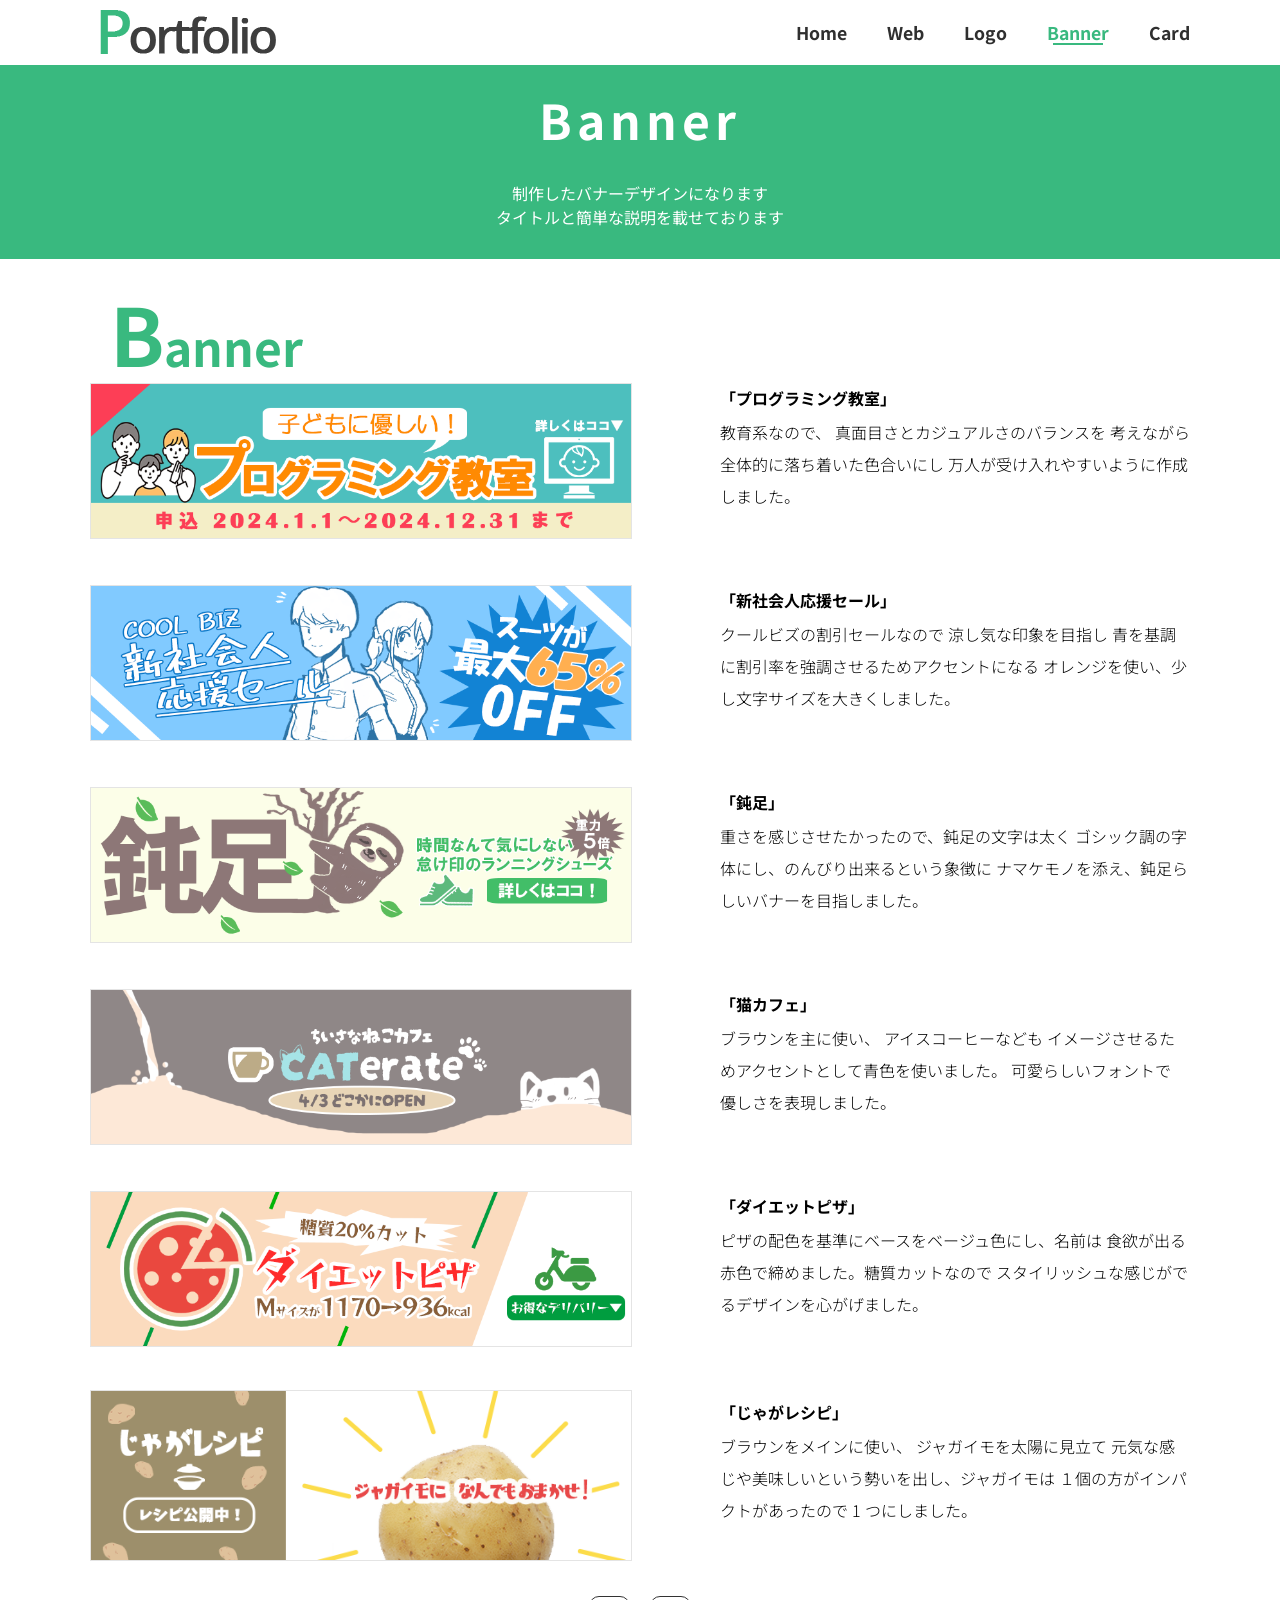
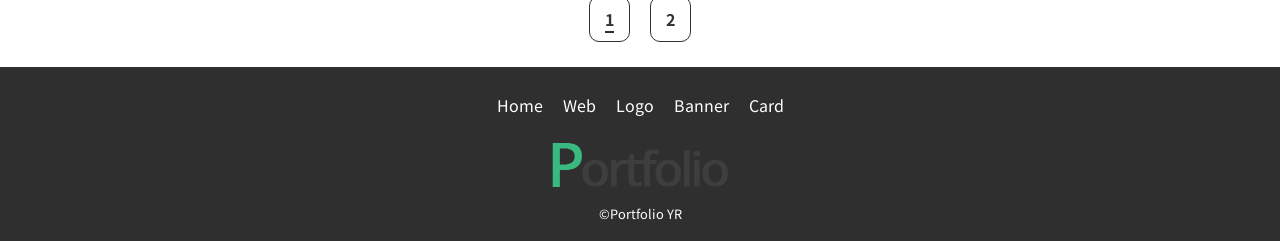
<file: banner.html>
<!DOCTYPE html>
<html lang="ja">
<head>
    <meta charset="UTF-8">
    <meta name="viewport" content="width=device-width, initial-scale=1.0">
    <title>Portfolio</title>
    <link rel="stylesheet" href="style.css">
    <link rel="stylesheet" href="slick.css">
    <link rel="stylesheet" href="slick-theme.css">
    <link rel="stylesheet" href="reset.css">
    <link rel="preconnect" href="https://fonts.googleapis.com">
    <link rel="preconnect" href="https://fonts.gstatic.com" crossorigin>
    <link href="https://fonts.googleapis.com/css2?family=Noto+Sans+JP:wght@100..900&display=swap" rel="stylesheet">

    <!--javascript-->
    <script src="https://ajax.googleapis.com/ajax/libs/jquery/3.6.0/jquery.min.js"></script>
    <script src="slick.min.js"></script>
    <script src="animation.js"></script>
</head>

<body>
    <header id="header">
        <div class="wrapper">
            <a href="index.html"><img src="images/headerlogo.png" alt=""></a>
            
            <nav id="pcnavi">
                <ul>
                    <li><a href="index.html">Home</a></li>
                    <li><a href="web.html">Web</a></li>
                    <li><a href="logo.html">Logo</a></li>
                    <li class="current"><a href="banner.html">Banner</a></li>
                    <li><a href="card.html">Card</a></li>
                </ul>
            </nav>



            <div id="navArea">
                <nav class="spnav">
                  <div class="inner">
                    <ul>
                        <li><a href="index.html">Home</a></li>
                        <li><a href="web.html">Web</a></li>
                        <li><a href="logo.html">Logo</a></li>
                        <li><a href="banner.html">Banner</a></li>
                        <li><a href="card.html">Card</a></li>
                    </ul>
                  </div>
                </nav>
              
                <div class="toggle_btn">
                  <span></span>
                  <span></span>
                  <span></span>
                </div>
              
                <div id="mask"></div>
              
              </div>
        
        </div><!--wrapper-->
    </header>

    <section id="webdesign">
        <div class="wrapper">
            <div class="navi-title">
                <h2 class="section-title">Banner</h2>
                <p>制作したバナーデザインになります<br>
                    タイトルと簡単な説明を載せております</p>

            </div><!--navi-title-->
        </div><!--wrapper-->
    </section>

    <section id="content">
        <div class="wrapper">
           <h1 class="site-title"><span class="big">B</span>anner</h1>
        </div>
    </section>

    <section id="banner-content">
        <div class="wrapper">
            <div class="banner-flex1">
              <img src="images/banner/kidsprogramig.png" alt="">

                <div class="banner-pbox">
                    <h3>「プログラミング教室」</h3>
                   <p>教育系なので、 真面目さとカジュアルさのバランスを
                    考えながら全体的に落ち着いた色合いにし
                     万人が受け入れやすいように作成しました。</p>
                </div>
            </div>


              <div class="banner-flex1">
                <img src="images/banner/coolbiz.png" alt="">
  
                  <div class="banner-pbox">
                      <h3>「新社会人応援セール」</h3>
                     <p>クールビズの割引セールなので 涼し気な印象を目指し
                        青を基調に割引率を強調させるためアクセントになる
                        オレンジを使い、少し文字サイズを大きくしました。</p>
                  </div>
              </div>

              <div class="banner-flex1">
                <img src="images/banner/shoes.png" alt="">
  
                  <div class="banner-pbox">
                      <h3>「鈍足」</h3>
                     <p>重さを感じさせたかったので、鈍足の文字は太く
                        ゴシック調の字体にし、のんびり出来るという象徴に
                        ナマケモノを添え、鈍足らしいバナーを目指しました。</p>
                  </div>
              </div>

              <div class="banner-flex1">
                <img src="images/banner/猫カフェ.png" alt="">
  
                  <div class="banner-pbox">
                      <h3>「猫カフェ」</h3>
                     <p> ブラウンを主に使い、 アイスコーヒーなども
                        イメージさせるためアクセントとして青色を使いました。
                        可愛らしいフォントで 優しさを表現しました。</p>
                  </div>
              </div>

              <div class="banner-flex1">
                <img src="images/banner/piza.png" alt="">
  
                  <div class="banner-pbox">
                      <h3>「ダイエットピザ」</h3>
                     <p>ピザの配色を基準にベースをベージュ色にし、名前は
                        食欲が出る赤色で締めました。糖質カットなので
                        スタイリッシュな感じがでるデザインを心がげました。</p>
                  </div>
              </div>

              <div class="banner-flex1">
                <img src="images/banner/じゃがレシピ.png" alt="">
  
                  <div class="banner-pbox">
                      <h3>「じゃがレシピ」</h3>
                     <p>ブラウンをメインに使い、 ジャガイモを太陽に見立て
                        元気な感じや美味しいという勢いを出し、ジャガイモは
                        １個の方がインパクトがあったので 1 つにしました。</p>
                  </div>
              </div>

              <div class="page-trans">
                <ul>
                    <li><a href="banner.html"><span class="pagenow">1</span></a></li>
                    <li><a href="banner2.html">2</a></li>
                </ul>
              </div>

        </div>
    </section>






























    <footer id="footer">
        <div class="wrapper">
            <div class="ftnav">
                <ul class="footer-navi">
                    <li><a href="index.html">Home</a></li>
                    <li><a href="web.html">Web</a></li>
                    <li><a href="logo.html">Logo</a></li>
                    <li><a href="banner.html">Banner</a></li>
                    <li><a href="card.html">Card</a></li>
                </ul>
            </div>

            <div>
                <a href="index.html"><img src="images/headerlogo.png" alt=""></a>
            </div>

            <p class="copy">&copy;Portfolio YR</p>
        </div><!--wrapper-->
    </footer>




</body>
</html>
</file>
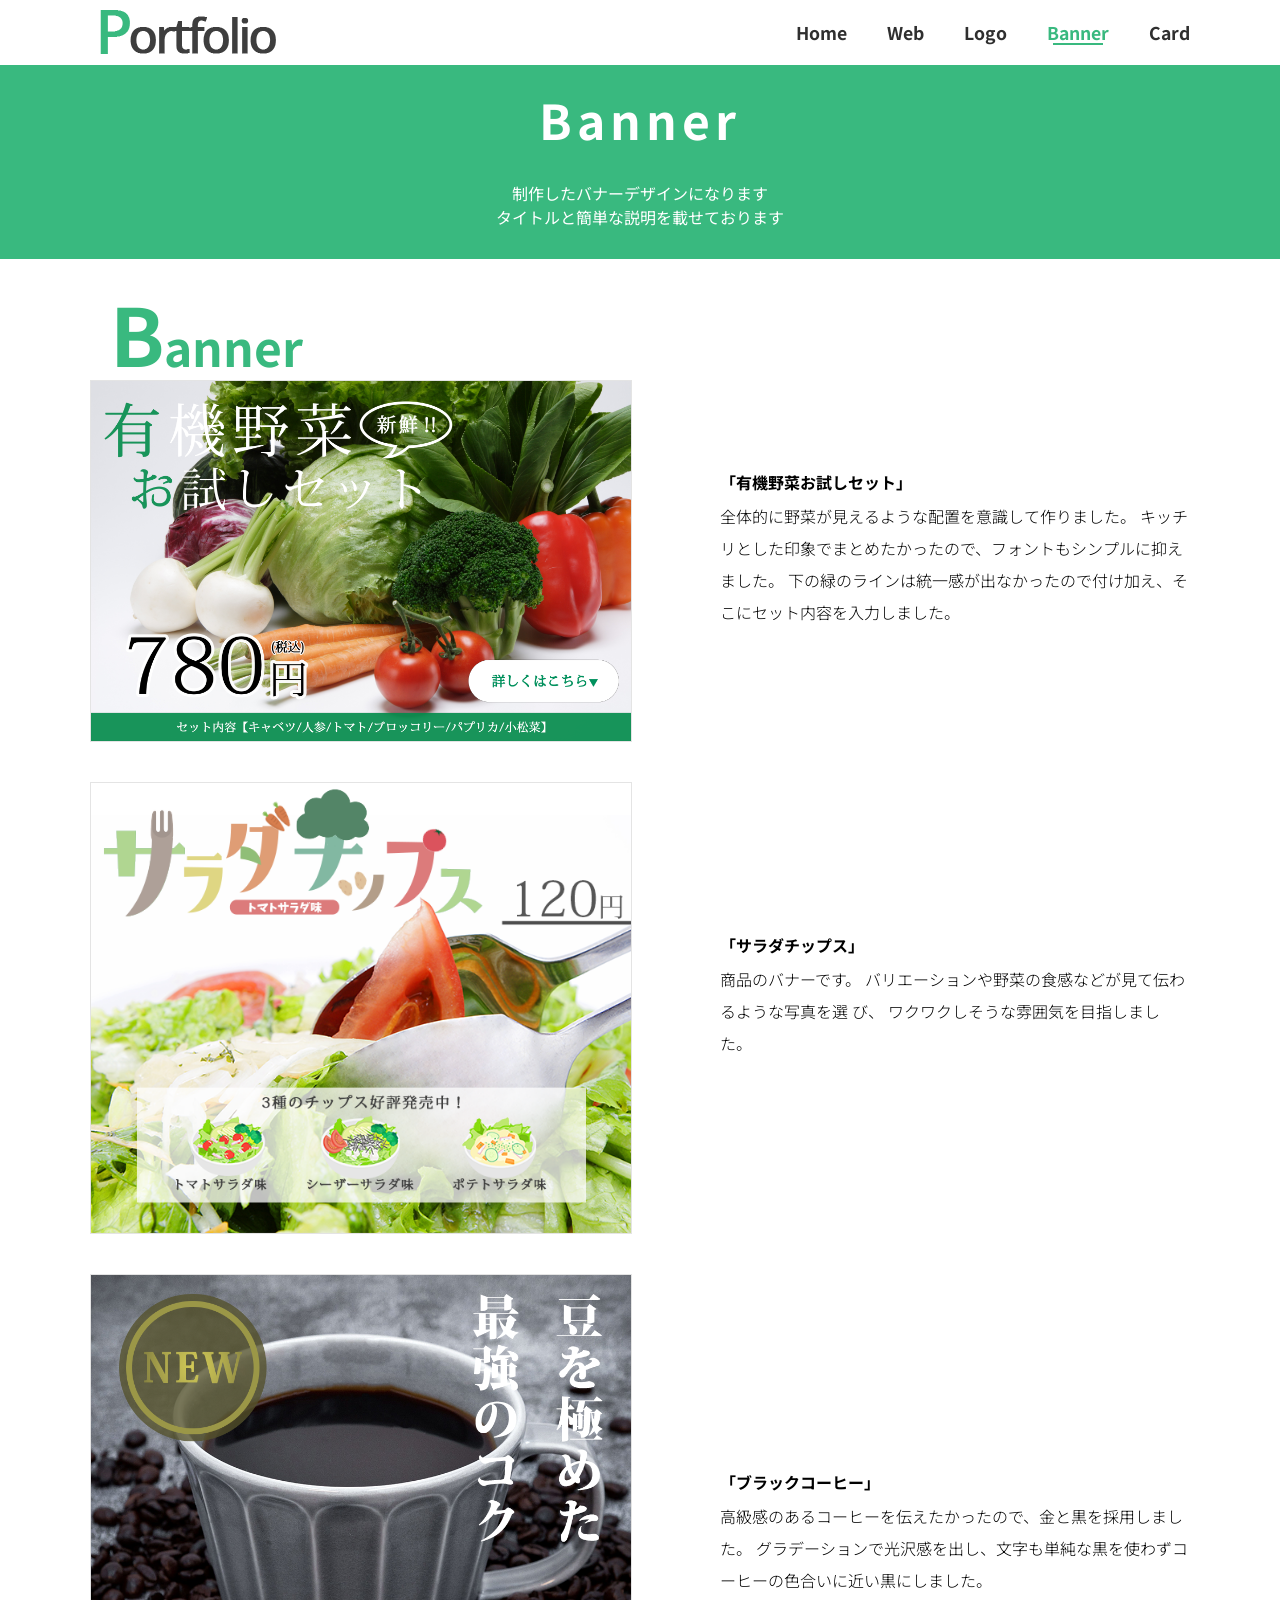
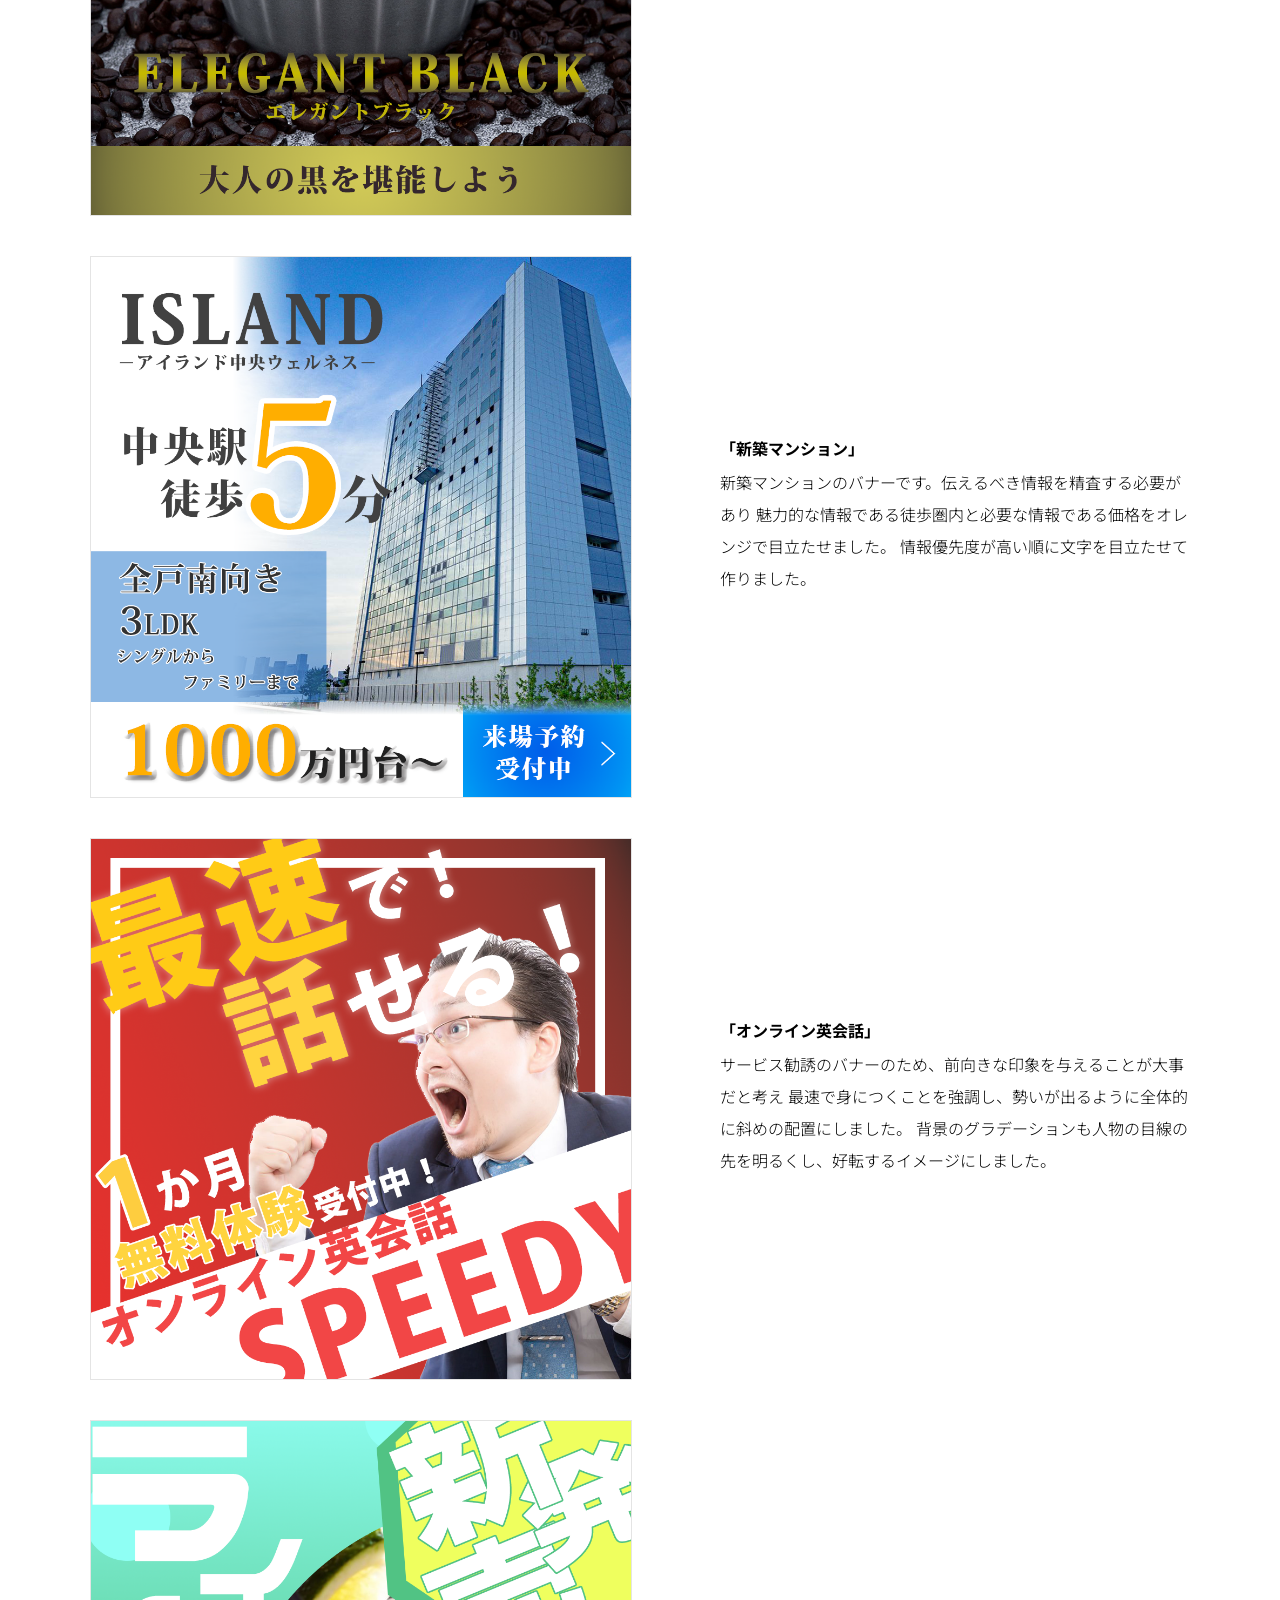
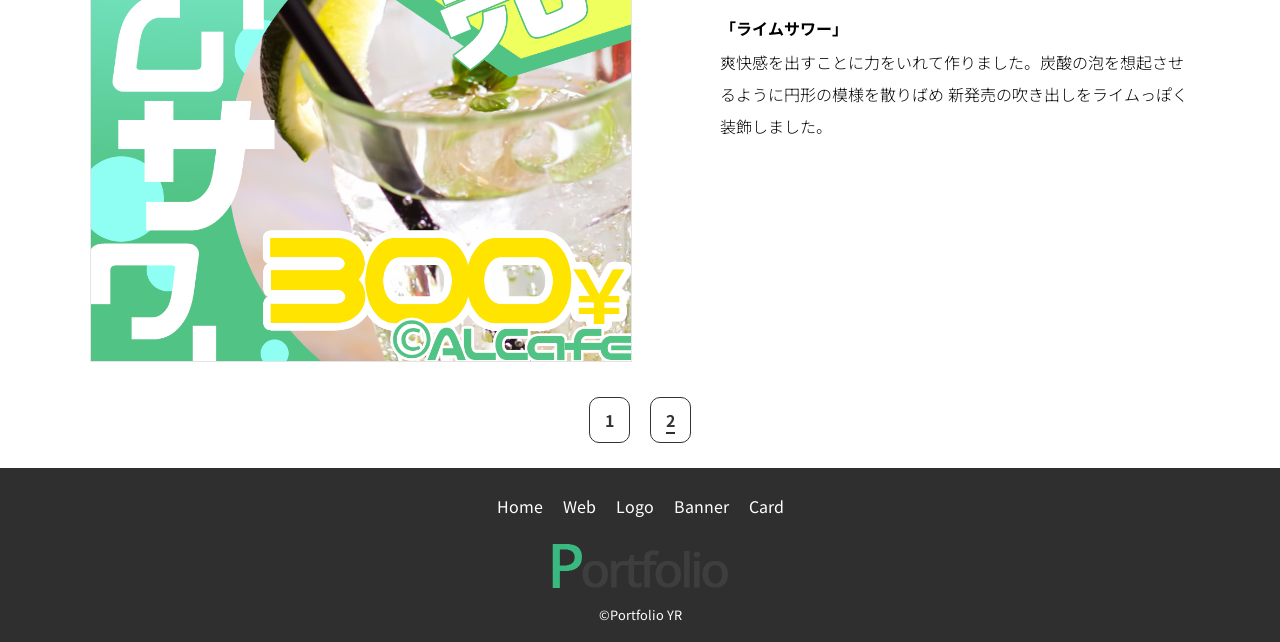
<file: banner2.html>
<!DOCTYPE html>
<html lang="ja">
<head>
    <meta charset="UTF-8">
    <meta name="viewport" content="width=device-width, initial-scale=1.0">
    <title>Portfolio</title>
    <link rel="stylesheet" href="style.css">
    <link rel="stylesheet" href="slick.css">
    <link rel="stylesheet" href="slick-theme.css">
    <link rel="stylesheet" href="reset.css">
    <link rel="preconnect" href="https://fonts.googleapis.com">
    <link rel="preconnect" href="https://fonts.gstatic.com" crossorigin>
    <link href="https://fonts.googleapis.com/css2?family=Noto+Sans+JP:wght@100..900&display=swap" rel="stylesheet">

    <!--javascript-->
    <script src="https://ajax.googleapis.com/ajax/libs/jquery/3.6.0/jquery.min.js"></script>
    <script src="slick.min.js"></script>
    <script src="animation.js"></script>
</head>

<body>
    <header id="header">
        <div class="wrapper">
            <a href="index.html"><img src="images/headerlogo.png" alt=""></a>
            
            <nav id="pcnavi">
                <ul>
                    <li><a href="index.html">Home</a></li>
                    <li><a href="web.html">Web</a></li>
                    <li><a href="logo.html">Logo</a></li>
                    <li class="current"><a href="banner.html">Banner</a></li>
                    <li><a href="card.html">Card</a></li>
                </ul>
            </nav>



            <div id="navArea">
                <nav class="spnav">
                  <div class="inner">
                    <ul>
                        <li><a href="index.html">Home</a></li>
                        <li><a href="web.html">Web</a></li>
                        <li><a href="logo.html">Logo</a></li>
                        <li><a href="banner.html">Banner</a></li>
                        <li><a href="card.html">Card</a></li>
                    </ul>
                  </div>
                </nav>
              
                <div class="toggle_btn">
                  <span></span>
                  <span></span>
                  <span></span>
                </div>
              
                <div id="mask"></div>
              
              </div>
        
        </div><!--wrapper-->
    </header>

    <section id="webdesign">
        <div class="wrapper">
            <div class="navi-title">
                <h2 class="section-title">Banner</h2>
                <p>制作したバナーデザインになります<br>
                タイトルと簡単な説明を載せております</p>

            </div><!--navi-title-->
        </div><!--wrapper-->
    </section>

    <section id="content">
        <div class="wrapper">
           <h1 class="site-title"><span class="big">B</span>anner</h1>
        </div>
    </section>

    <section id="banner-content">
        <div class="wrapper">
            <div class="banner-flex1">
              <img src="images/banner/有機野菜セット.png" alt="">

                <div class="banner-pbox">
                    <h3>「有機野菜お試しセット」</h3>
                   <p>全体的に野菜が見えるような配置を意識して作りました。 キッチリとした印象でまとめたかったので、フォントもシンプルに抑えました。
                    下の緑のラインは統一感が出なかったので付け加え、そこにセット内容を入力しました。</p>
                </div>
            </div>


              <div class="banner-flex1">
                <img src="images/banner/トマトサラダチップス.png" alt="">
  
                  <div class="banner-pbox">
                      <h3>「サラダチップス」</h3>
                     <p>商品のバナーです。 バリエーションや野菜の食感などが見て伝わるような写真を選
                        び、 ワクワクしそうな雰囲気を目指しました。</p>
                  </div>
              </div>

              <div class="banner-flex1">
                <img src="images/banner/正方形コーヒー.png" alt="">
  
                  <div class="banner-pbox">
                      <h3>「ブラックコーヒー」</h3>
                     <p>高級感のあるコーヒーを伝えたかったので、金と黒を採用しました。
                        グラデーションで光沢感を出し、文字も単純な黒を使わずコーヒーの色合いに近い黒にしました。
                     </p>
                  </div>
              </div>

              <div class="banner-flex1">
                <img src="images/banner/正方形マンション.png" alt="">
  
                  <div class="banner-pbox">
                      <h3>「新築マンション」</h3>
                     <p>新築マンションのバナーです。伝えるべき情報を精査する必要があり
                        魅力的な情報である徒歩圏内と必要な情報である価格をオレンジで目立たせました。
                        情報優先度が高い順に文字を目立たせて作りました。
                     </p>
                  </div>
              </div>

              <div class="banner-flex1">
                <img src="images/banner/正方形英会話.png" alt="">
  
                  <div class="banner-pbox">
                      <h3>「オンライン英会話」</h3>
                     <p>サービス勧誘のバナーのため、前向きな印象を与えることが大事だと考え
                        最速で身につくことを強調し、勢いが出るように全体的に斜めの配置にしました。
                        背景のグラデーションも人物の目線の先を明るくし、好転するイメージにしました。
                     </p>
                  </div>
              </div>

              <div class="banner-flex1">
                <img src="images/banner/正方形ライムサワー.png" alt="">
  
                  <div class="banner-pbox">
                      <h3>「ライムサワー」</h3>
                     <p>爽快感を出すことに力をいれて作りました。炭酸の泡を想起させるように円形の模様を散りばめ
                        新発売の吹き出しをライムっぽく装飾しました。
                     </p>
                  </div>
              </div>

              <div class="page-trans">
                <ul>
                    <li><a href="banner.html">1</a></li>
                    <li><a href="banner2.html"><span class="pagenow">2</span></a></li>
                </ul>
              </div>

        </div>
    </section>






























    <footer id="footer">
        <div class="wrapper">
            <div class="ftnav">
                <ul class="footer-navi">
                    <li><a href="index.html">Home</a></li>
                    <li><a href="web.html">Web</a></li>
                    <li><a href="logo.html">Logo</a></li>
                    <li><a href="banner.html">Banner</a></li>
                    <li><a href="card.html">Card</a></li>
                </ul>
            </div>

            <div>
                <a href="index.html"><img src="images/headerlogo.png" alt=""></a>
            </div>

            <p class="copy">&copy;Portfolio YR</p>
        </div><!--wrapper-->
    </footer>




</body>
</html>
</file>
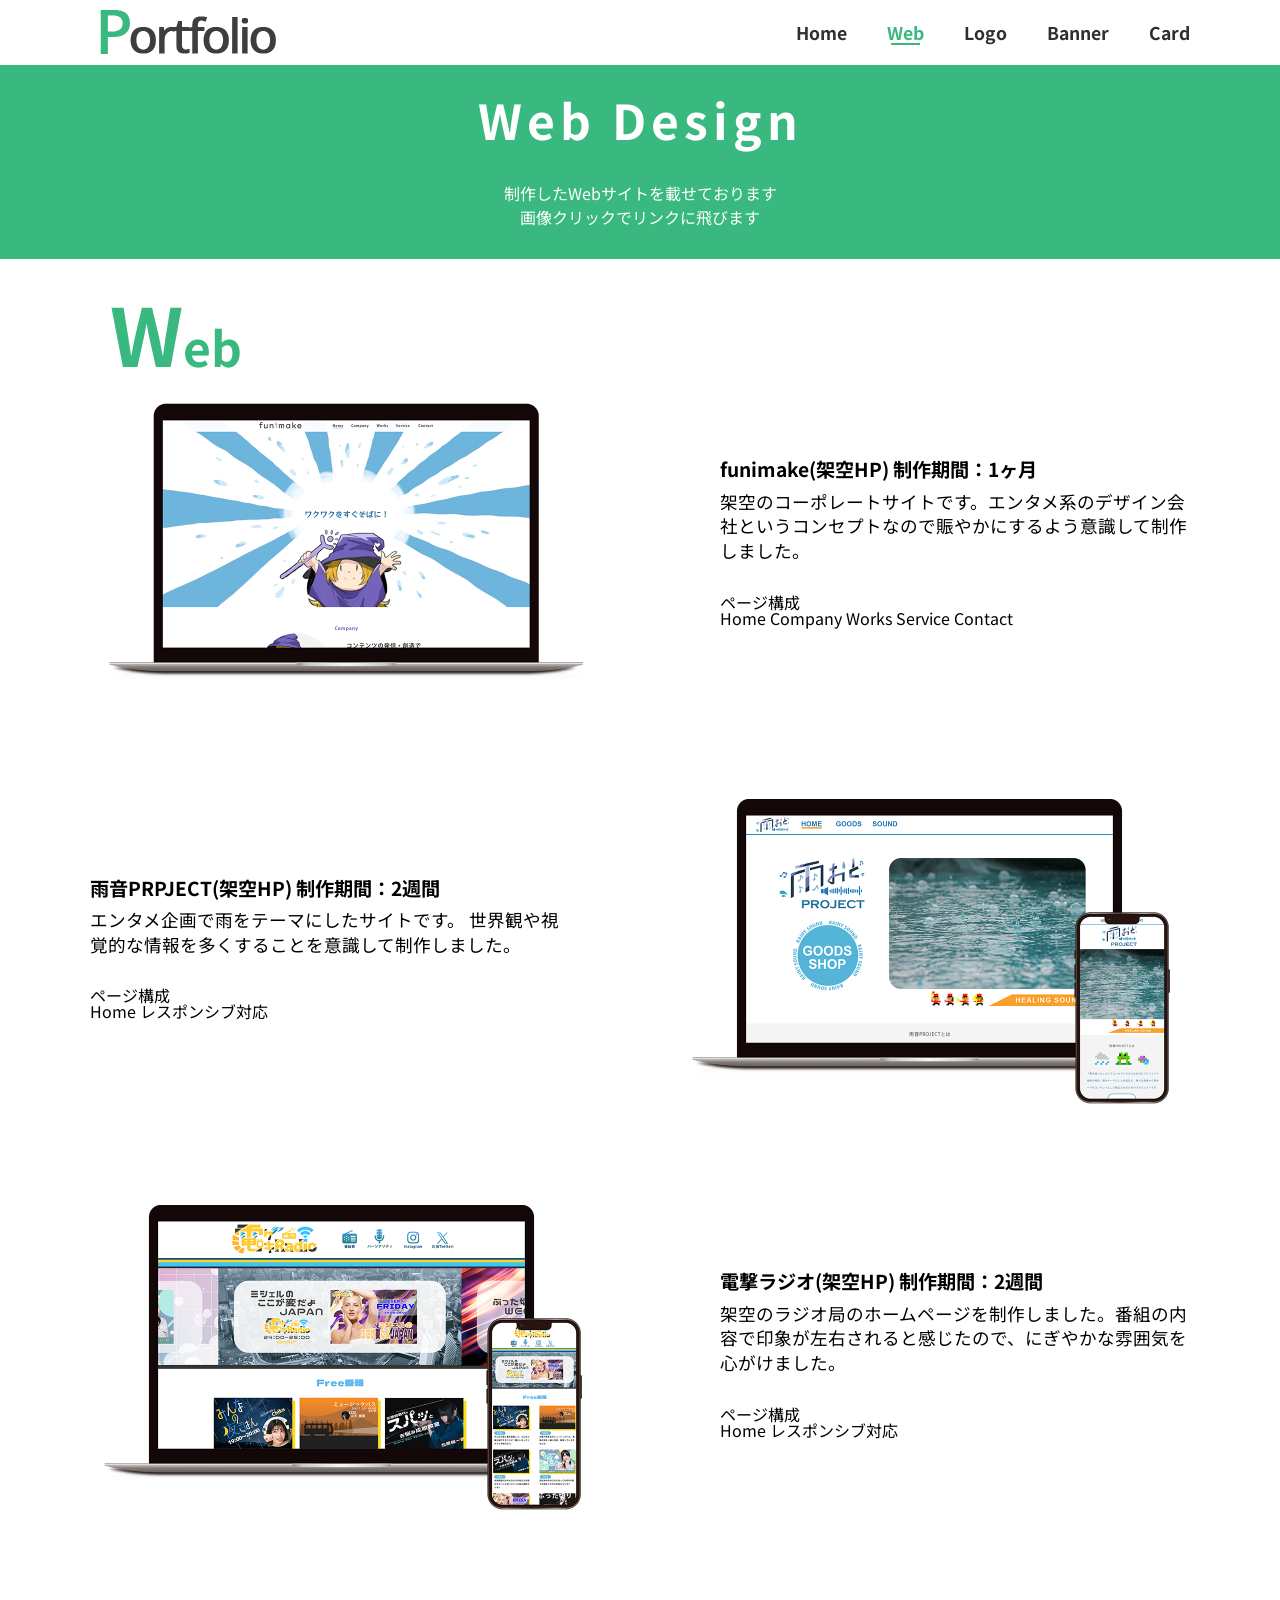
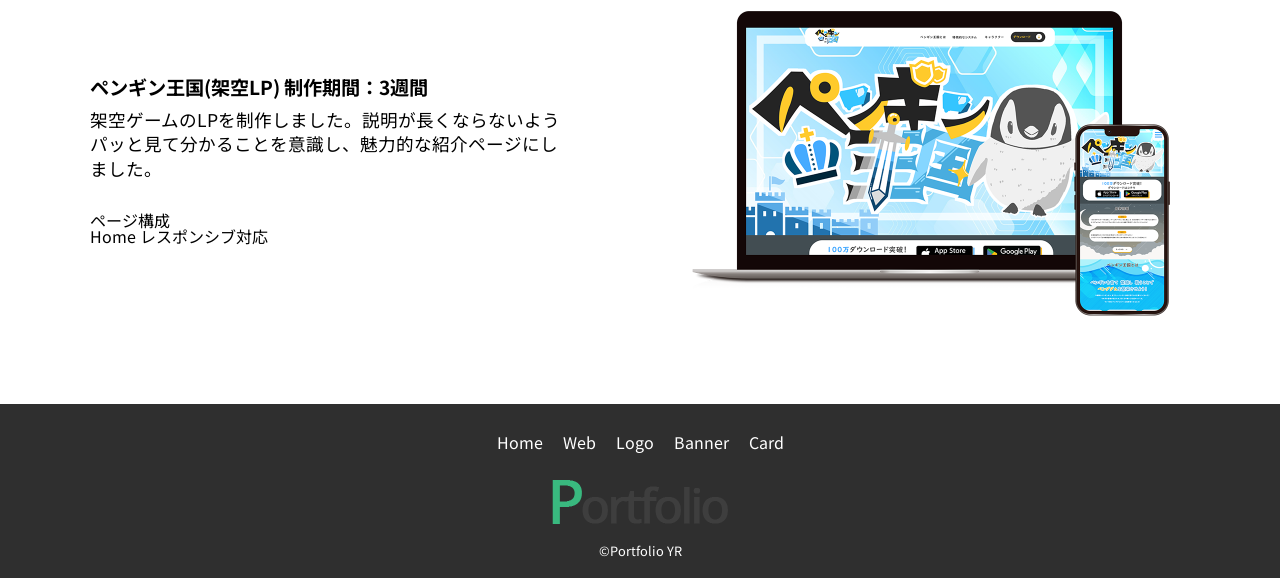
<file: web.html>
<!DOCTYPE html>
<html lang="ja">
<head>
    <meta charset="UTF-8">
    <meta name="viewport" content="width=device-width, initial-scale=1.0">
    <title>Portfolio</title>
    <link rel="stylesheet" href="style.css">
    <link rel="stylesheet" href="slick.css">
    <link rel="stylesheet" href="slick-theme.css">
    <link rel="stylesheet" href="reset.css">
    <link rel="preconnect" href="https://fonts.googleapis.com">
    <link rel="preconnect" href="https://fonts.gstatic.com" crossorigin>
    <link href="https://fonts.googleapis.com/css2?family=Noto+Sans+JP:wght@100..900&display=swap" rel="stylesheet">

    <!--javascript-->
    <script src="https://ajax.googleapis.com/ajax/libs/jquery/3.6.0/jquery.min.js"></script>
    <script src="slick.min.js"></script>
    <script src="animation.js"></script>
</head>

<body>
    <header id="header">
        <div class="wrapper">
            <a href="index.html"><img src="images/headerlogo.png" alt=""></a>
            
            <nav id="pcnavi">
                <ul>
                    <li><a href="index.html">Home</a></li>
                    <li  class="current"><a href="web.html">Web</a></li>
                    <li><a href="logo.html">Logo</a></li>
                    <li><a href="banner.html">Banner</a></li>
                    <li><a href="card.html">Card</a></li>
                </ul>
            </nav>



            <div id="navArea">
                <nav class="spnav">
                  <div class="inner">
                    <ul>
                        <li><a href="index.html">Home</a></li>
                        <li><a href="web.html">Web</a></li>
                        <li><a href="logo.html">Logo</a></li>
                        <li><a href="banner.html">Banner</a></li>
                        <li><a href="card.html">Card</a></li>
                    </ul>
                  </div>
                </nav>
              
                <div class="toggle_btn">
                  <span></span>
                  <span></span>
                  <span></span>
                </div>
              
                <div id="mask"></div>
              
              </div>
        
        </div><!--wrapper-->
    </header>

    <section id="webdesign">
        <div class="wrapper">
            <div class="navi-title">
                <h2 class="section-title">Web Design</h2>
                <p>制作したWebサイトを載せております<br>
                    画像クリックでリンクに飛びます</p>
            </div><!--navi-title-->
        </div><!--wrapper-->
    </section>

    <section id="content">
        <div class="wrapper">
           <h1 class="site-title"><span class="big">W</span>eb</h1>
        </div>
    </section>

    <section id="website">
        <div class="wrapper">
            <div class="siteflex">
                <div class="bgUD"><a href="https://ysng239.github.io/"><span class="mask"><img src="images/funimakepc.png" alt=""><span class="cap">リンクへ⇁</span></span></a></div>

                <div class="site-detail">
                    <h3 class="sitename">funimake(架空HP) 制作期間：1ヶ月</h3>

                    <div class="pbox">
                    <p>架空のコーポレートサイトです。エンタメ系のデザイン会社というコンセプトなので賑やかにするよう意識して制作しました。</p>
                    </div>

                    <div class="pagebox">
                        <p>ページ構成</p>
                        <p>Home Company Works Service Contact</p>
                    </div>
                </div>
            </div><!--siteflex-->

            <div class="siteflex2">
                <div class="site-detail">
                    <h3 class="sitename">雨音PRPJECT(架空HP) 制作期間：2週間</h3>

                    <div class="pbox">
                    <p>エンタメ企画で雨をテーマにしたサイトです。 世界観や視覚的な情報を多くすることを意識して制作しました。</p>
                    </div>

                    <div class="pagebox">
                        <p>ページ構成</p>
                        <p>Home レスポンシブ対応</p>
                    </div>
                </div>

                <div class="bgUD"><a href="https://ysng239.github.io/ampro.github.io/"><span class="mask"><img src="images/amaotopc.png" alt=""><span class="cap">リンクへ⇁</span></span></a></div>

            </div><!--siteflex2-->

            <div class="siteflex">
                <div class="bgUD"><a href="https://ysng239.github.io/radio.github.io/"><span class="mask"><img src="images/radiopc.png" alt=""><span class="cap">リンクへ⇁</span></span></a></div>

                <div class="site-detail">
                    <h3 class="sitename">電撃ラジオ(架空HP) 制作期間：2週間</h3>

                    <div class="pbox">
                    <p>架空のラジオ局のホームページを制作しました。番組の内容で印象が左右されると感じたので、にぎやかな雰囲気を心がけました。</p>
                    </div>

                    <div class="pagebox">
                        <p>ページ構成</p>
                        <p>Home レスポンシブ対応</p>
                    </div>
                </div>
            </div><!--siteflex-->

            <div class="siteflex2">
                <div class="site-detail">
                    <h3 class="sitename">ペンギン王国(架空LP) 制作期間：3週間</h3>

                    <div class="pbox">
                    <p>架空ゲームのLPを制作しました。説明が長くならないようパッと見て分かることを意識し、魅力的な紹介ページにしました。</p>
                    </div>

                    <div class="pagebox">
                        <p>ページ構成</p>
                        <p>Home レスポンシブ対応</p>
                    </div>
                </div>

                <div class="bgUD"><a href="https://ysng239.github.io/pengdom.github.io/"><span class="mask"><img src="images/pengdompc.png" alt=""><span class="cap">リンクへ⇁</span></span></a></div>

            </div><!--siteflex2-->

        </div>
    </section>






























    <footer id="footer">
        <div class="wrapper">
            <div class="ftnav">
                <ul class="footer-navi">
                    <li><a href="index.html">Home</a></li>
                    <li><a href="web.html">Web</a></li>
                    <li><a href="logo.html">Logo</a></li>
                    <li><a href="banner.html">Banner</a></li>
                    <li><a href="card.html">Card</a></li>
                </ul>
            </div>

            <div>
                <a href="index.html"><img src="images/headerlogo.png" alt=""></a>
            </div>

            <p class="copy">&copy;Portfolio YR</p>
        </div><!--wrapper-->
    </footer>




</body>
</html>
</file>
<file: style.css>
@charset "utf-8";

html {
    font-size: 100%;
}
body {
    font-family: "Noto Sans JP", serif;
}
img {
    max-width: 100%;
}

.site-title {
    width: 100px;
    line-height: 1px;
    padding: 3px 0 3px 20px;
}
.section-title {
    font-size: 2rem;
    text-align: center;
    margin-bottom: 60px;
}
li {
    list-style: none;
}
a {
    color: #2f2f2f;
    text-decoration: none;
}
.wrapper {
    max-width: 1100px;
}
.site-title {
    font-size: 3rem;
    color: #39b97f;
}
.section-title {
    font-size: 3rem;
    margin-bottom: 5px;
    letter-spacing: 5px;
}
.big {
    font-size: 5rem;
}

/*header-------------------------------------------------------------------*/
#header {
    width: 100%; /* 幅いっぱいを指定 */
    background-color: #fff;
    padding: 10px 0;
    position: fixed; /* ウィンドウを基準に画面に固定 */
    top: 0; /* 上下の固定位置を上から0pxにする */
    left: 0; /* 左右の固定位置を左から0pxにする */
    z-index: 9999;
}
#header .wrapper {
    margin: 0 auto;
    display: flex;
    justify-content: space-between;
    align-items: center;
}
#header a img {
    padding: 0 10px;
}
#header #pcnavi ul {
    display: flex;
}
#header #pcnavi  ul li {
    padding: 0 20px;
}
#header #pcnavi  ul li:last-child {
    padding-right: 0;
}
#header #pcnavi ul li a {
    font-size: 1.1rem;
    font-weight: bold;
}

#pcnavi ul li a{
    /*線の基点とするためrelativeを指定*/
	position: relative;
}

#pcnavi ul li.current a,
#pcnavi ul li a:hover{
	color: #39b97f;
}

#pcnavi ul li a::after {
    content: '';
    /*絶対配置で線の位置を決める*/
    position: absolute;
    bottom: 0;
    left: 10%;
    /*線の形状*/
    width: 80%;
    height: 2px;
    background: #39b97f;
    /*アニメーションの指定*/
    transition: all .3s;
    transform: scale(0, 1);/*X方向0、Y方向1*/
    transform-origin: center top;/*上部中央基点*/
}

/*現在地とhoverの設定*/
#pcnavi ul li.current a::after,
#pcnavi ul li a:hover::after {
    transform: scale(1, 1);/*X方向にスケール拡大*/
}


/*ハンバーガーメニュー------------------------------------------------*/
 .spnav {
    display: block;
    position: fixed;
    top: 0;
    left: -300px;
    bottom: 0;
    width: 300px;
    background: #353535;
    overflow-x: hidden;
    overflow-y: auto;
    -webkit-overflow-scrolling: touch;
    transition: all .5s;
    z-index: 3;
    opacity: 0;
  }
  .open .spnav {
    left: 0;
    opacity: 1;
  }
  .spnav .inner {
    padding: 25px;
  }
  .spnav .inner ul {
    list-style: none;
    margin: 0;
    padding: 0;
  }
  .spnav .inner ul li {
    position: relative;
    margin: 0;
    border-bottom: 1px solid #ffffff;
  }
  .spnav .inner ul li a {
    display: block;
    color: #fff;
    font-size: 1.1rem;
    padding: 1em;
    text-decoration: none;
    transition-duration: 0.2s;
  }
  .spnav .inner ul li a:hover {
    background: #e4e4e4;
  }
  @media screen and (max-width: 767px) {
    .spnav {
      left: -220px;
      width: 220px;
    }
    #pcnavi {
        display: none;
    }
  }
  @media screen and (min-width:768px) {
    #navArea {
        display: none;
    }
  }
  /*============
  .toggle_btn
  =============*/
  .toggle_btn {
    display: block;
    position: fixed;
    top: 20px;
    right: 20px;
    width: 30px;
    height: 30px;
    transition: all .5s;
    cursor: pointer;
    z-index: 3;
  }
  .toggle_btn span {
    display: block;
    position: absolute;
    left: 0;
    width: 30px;
    height: 2px;
    background-color: #39b97f;
    border-radius: 4px;
    transition: all .5s;
  }
  .toggle_btn span:nth-child(1) {
    top: 4px;
  }
  .toggle_btn span:nth-child(2) {
    top: 14px;
  }
  .toggle_btn span:nth-child(3) {
    bottom: 4px;
  }
  .open .toggle_btn span {
    background-color: #39b97f;
  }
  .open .toggle_btn span:nth-child(1) {
    -webkit-transform: translateY(10px) rotate(-315deg);
    transform: translateY(10px) rotate(-315deg);
  }
  .open .toggle_btn span:nth-child(2) {
    opacity: 0;
  }
  .open .toggle_btn span:nth-child(3) {
    -webkit-transform: translateY(-10px) rotate(315deg);
    transform: translateY(-10px) rotate(315deg);
  }
  /*============
  #mask
  =============*/
  #mask {
    display: none;
    transition: all .5s;
  }
  .open #mask {
    display: block;
    position: fixed;
    top: 0;
    left: 0;
    width: 100%;
    height: 100%;
    background: #000000;
    opacity: .8;
    z-index: 2;
    cursor: pointer;
  }

/*home------------------------------------------------------------------*/

#mainvisual{
    /*描画されるテキストを中央寄せにする*/
        padding-top: 65px;
        justify-content: center;
        align-items: center;
    }
    
    #particle{
        width:100%;
        height: 100vh;
        vertical-align: bottom;/*canvasタグ下に余白が生まれるのを防ぐ*/
    }

    html,body{
        height: 100%;/*高さを100%にして描画エリアをとる*/
    }
    
    #particles-js{ 
        position:fixed;/*描画固定*/
        z-index:-1;/*描画を一番下に*/
        width: 100%;
        height: 100%;
        background-color:#f3f3f3;/*背景色*/
    }
    
    #wrapper{
        position: relative;/*描画を#particles-jsよりも上にするためposition:relative;を指定*/
        z-index: 1;/*z-indexの数字を大きくすることで描画を#particles-jsよりも上に*/
        width:100%;
        height: 100%;
    }

#policy {
    height: 50vh;
}
#policy .wrapper {
    margin: 0 auto;
    text-align: center;
    background-color: rgba(255, 255, 255, 0.37);
    padding: 40px 0;
}
#policy .wrapper p {
    line-height: 2;
}

#skill-content {
    height: 50vh;
    padding-bottom: 100px;
}

#skill-content .wrapper {
    margin: 0 auto;
    padding-bottom: 50px;
}
.wrapper h2 {
    text-align: center;
    padding-bottom: 30px;
}
.skill-flex {
    display: flex;
    justify-content: space-between;
}
.program {
    background-color: #009e96;
}
.adobe {
    background-color: #0076a9;
}
.study {
    background-color: #8fa7ca;
}
.box {
    width: 300px;
    color: #fff;
    padding: 10px;
}
.box h3 {
    padding: 10px 0 20px ;
    font-size: 1.1rem;
}
.box p {
    line-height: 1.5;
    font-size: 0.9rem;
}
.icon-flex {
    padding: 30px 0 10px;
    display: flex;
}
.icon-flex img {
    width: 45px;
    padding-right: 10px;
}
@media screen and (max-width:1000px) {
    .skill-flex {
        flex-direction: column;
    }
    #skill-content .wrapper {
        width: 300px;
    }
    .box {
        margin-bottom: 5px;
        padding-right: 0;
    }
    .box h3 {
        max-width: 280px;
    }
    .box p {
        max-width: 280px;
    }
    .icon-flex {
        padding: 30px 0 10px;
    }
    #policy .wrapper p {
        margin: 0 auto;
        max-width: 360px;
        line-height: 2;
        font-size: 0.8rem;
    }
    #policy h2,#skill-content h2 {
        font-size: 2rem;
    }
    #skill-content {
        padding-bottom: 300px;
    }
    
}


/*#webdesign---------------------------------------------------------------------*/
#webdesign {
    padding-top: 65px;
    background-color: #39b97f;
}
#webdesign .wrapper {
    margin: 0 auto;
    display: flex;
    justify-content: space-between;
    align-items: center;

}
.navi-title {
    margin: 30px auto;
    color: #fff;
    text-align: center;
}
.navi-title p {
    padding-top: 3px;
    line-height: 1.5;
}

@media screen and (max-width:767px) {
    .navi-title h2 {
        font-size: 1.8rem;
    }
    .navi-title p {
        font-size: 0.9rem;
    }
}

/*content----------------------------------------------------------------------------*/
#content .wrapper {
    margin: 0 auto ;
    padding: 70px 0 30px;
}

@media screen and (max-width:1050px) {
    #content .wrapper h1 {
        margin: 0 auto;
        padding-left: 0;
    }
    #content .wrapper {
        margin-bottom: 60px;
    }
}


/*webcontent-----------------------------------------------------------------------------*/
#website .wrapper {
    margin: 0 auto;
}
.siteflex {
    display: flex;
    justify-content: space-between;
    align-items: center;
    padding-bottom: 80px;
}
.siteflex2 {
    display: flex;
    justify-content: space-between;
    align-items: center;
    padding-bottom: 80px;
}
.siteflex img {
    max-width: 512px;
}
.siteflex2 img {
    max-width: 512px;
}
.sitename {
    font-size: 1.2rem;
}
.site-detail {
    max-width: 470px;
}
.pbox {
    padding-top: 10px;
    padding-bottom: 30px;
    font-size: 1.1rem;
    line-height: 1.4;
}
.bgUD{
	position:relative;/*テキストの基点となる位置を定義*/
}

.bgUD span.mask{
	position:relative;/*背景色の基点となる位置を定義*/
    display: block;
    line-height: 0;/*行の高さを0にする*/
    overflow: hidden;/*拡大してはみ出る要素を隠す*/
}

.bgUD span.mask::before{
	content:"";
	position: absolute;
	z-index: 2;
	left:0;
	top:0;
	opacity:0;
	transition: .3s ease-in-out;/*移り変わる速さを変更したい場合はこの数値を変更*/
    transform: translateY(-100%);
	background:#333;/*背景色*/
	width:100%;
	height: 100%;
}

.bgUD:hover span.mask::before{/*hoverした時の変化*/
	opacity:0.7;
	transform: translateY(0);
}

.bgUD span.cap{
	position: absolute;
	opacity:0;
	transition: .5s ease-in-out;/*移り変わる速さを変更したい場合はこの数値を変更*/
	z-index:3;/*テキストを前面に出す*/
	top: 50%;
    left: 50%;
	transform: translate(-50%,-50%);
	color: #fff;/*テキストの色を変えたい場合はここを修正*/
    line-height: 1.5;/*行の高さを1.5にする*/
}

.bgUD:hover span.cap{/*hoverした時の変化*/
	opacity:1;
}

@media screen and (max-width:1050px) {
    .siteflex {
        flex-direction: column;
    }
    .siteflex2 {
        flex-direction: column-reverse;
    }
    .pbox {
        padding-top: 20px;
    }
    .sitename {
        padding-top: 10px;
    }
}
@media screen and (max-width:500px) {
    .siteflex img, .siteflex2 img, .pbox {
        max-width: 350px;
    }
    .sitename {
        font-size: 1rem;
    }
    .pbox {
        font-size: 0.9rem;
    }
}


/*logo-content-----------------------------------------------------------------------------*/
.gallery{
    columns: 3;/*段組みの数*/
    padding:0px;/*ギャラリー左右に余白をつける*/
    margin:0 auto;
    max-width: 1100px;
    padding-bottom: 20px;
    }
    
    .gallery li {
        max-width: 330px;
        margin-bottom: 20px;/*各画像下に余白をつける*/
    list-style:none;
    }
    
    /*ギャラリー内のイメージは横幅100%にする*/
    .gallery img{
        width:330px;
        height:auto;
        vertical-align: bottom;/*画像の下にできる余白を削除*/}
    
    /*　横幅900px以下の段組み設定　*/
    @media only screen and (max-width: 900px) {
        .gallery{
        columns:3;
        }	
    }
    
    @media only screen and (max-width: 768px) {
        .gallery{
        columns: 2;
        }	
    }

    .circle span.mask{
        position: relative;/*波紋の基点となる位置を定義*/
        display: block;
        line-height: 0;/*行の高さを0にする*/
        overflow: hidden;/*拡大してはみ出る要素を隠す*/
    }
    
    .circle span.mask::before {
        position: absolute;
        content:"";
        transform: scale(0);/*円の大きさ初期値は0*/
        opacity: 0;/*透過0*/
        width:100%;/*円のサイズ指定*/
        height:100%;/*円のサイズ指定*/
        border-radius:50%;/*円の角丸指定*/
        background: rgba(255,255,255,0.4);/*円の背景色*/
    }
    
    .circle span.mask:hover::before {/*hoverした時の変化*/
        animation: circle 0.75s;/*アニメーションの名前と速度を定義*/
    }
    
    @keyframes circle {
      0% {
      transform: scale(0);
      opacity: 1;/*透過なし*/
      }
      30% {
        opacity: 1;
      }
      100% {
      transform: scale(2);/*アニメーションで大きくなった2倍の円の指定*/
      }
    }

/*banner-content--------------------------------------------------------------------*/
#banner-content .wrapper {
    margin: 0 auto;
    padding-bottom: 30px;
}
#banner-content .banner-flex1 {
    display: flex;
    justify-content: space-between;
    align-items: center;
    padding-bottom: 40px;
}
#banner-content .banner-flex1 img {
    max-width: 540px;
    border: #e4e4e4 solid 0.2px;
}

.banner-pbox {
    max-width: 470px;
    padding-top: 10px;
    padding-bottom: 30px;
    font-size: 1rem;
    font-weight: 300;
}
.banner-pbox p {
    line-height: 2;
}
.banner-pbox h3 {
    padding-bottom: 10px;
}
.page-trans {
    margin: 0 auto;
    text-align: center;
    font-weight: bold;
}
.page-trans ul {
    display: flex;
    justify-content: center;
    align-items: center;
}
.page-trans ul li {
    padding: 10px;
}
.page-trans ul li a {
    padding: 10px 15px;
    color: #333;
    border: 1px solid #333;
    border-radius: 10px;
    -webkit-transition: all 0.3s ease;
    -moz-transition: all 0.3s ease;
    -o-transition: all 0.3s ease;
    transition: all  0.3s ease;
}
.pagenow {
    border-bottom: #2f2f2f solid 2px;
}
.page-trans ul li a:hover {
    color: #fff;
    background-color: #39b97f;
    border: solid 1px #39b97f;
}
@media screen and (max-width:1050px) {
    #banner-content .banner-flex1 {
        flex-direction: column;
    }
    #banner-content .banner-flex1 img {
        max-width: 500px;
    }
}

@media screen and (max-width:500px) {
    #banner-content .banner-flex1 img {
        max-width: 370px;
    }
    .banner-pbox {
        max-width: 350px;
        padding-top: 10px;
        padding-bottom: 30px;
        font-size: 0.9rem;
        line-height: 1.4;
    }
}

/*card-content*/
#card-content .wrapper {
    margin: 0 auto;
}
.card-gallery{
    columns: 2;/*段組みの数*/
    padding:0px;/*ギャラリー左右に余白をつける*/
    margin:0 auto;
    max-width: 1100px;
    padding-bottom: 20px;
    }
    
    .card-gallery li {
        max-width: 516px;
        margin-bottom: 20px;/*各画像下に余白をつける*/
    list-style:none;
    }
    
    /*ギャラリー内のイメージは横幅100%にする*/
    .card-gallery img{
        width:510px;
        height:auto;
        vertical-align: bottom;/*画像の下にできる余白を削除*/}
        
    
    /*　横幅900px以下の段組み設定　*/
    
    @media only screen and (max-width: 768px) {
        .card-gallery{
        columns: 1;
        }	
    }














/*footer---------------------------------------------------------------------------*/
#footer {
    background-color: #2f2f2f;
}
#footer .wrapper {
    max-width: 800px;
    margin: 0 auto;
    text-align: center;
}
#footer .ftnav {
    margin:  0 auto;
}
#footer ul {
    display: flex;justify-content: center;
}
#footer ul li {
    padding: 30px 10px;
}
#footer ul li a {
    text-decoration: none;
    color: #fff;
}
#footer ul li a:hover {
    color: #39b97f;
}
#footer .copy {
    font-size: 0.8rem;
    color: #fff;
    padding-top: 20px;
    padding-bottom: 20px;
}
</file>
